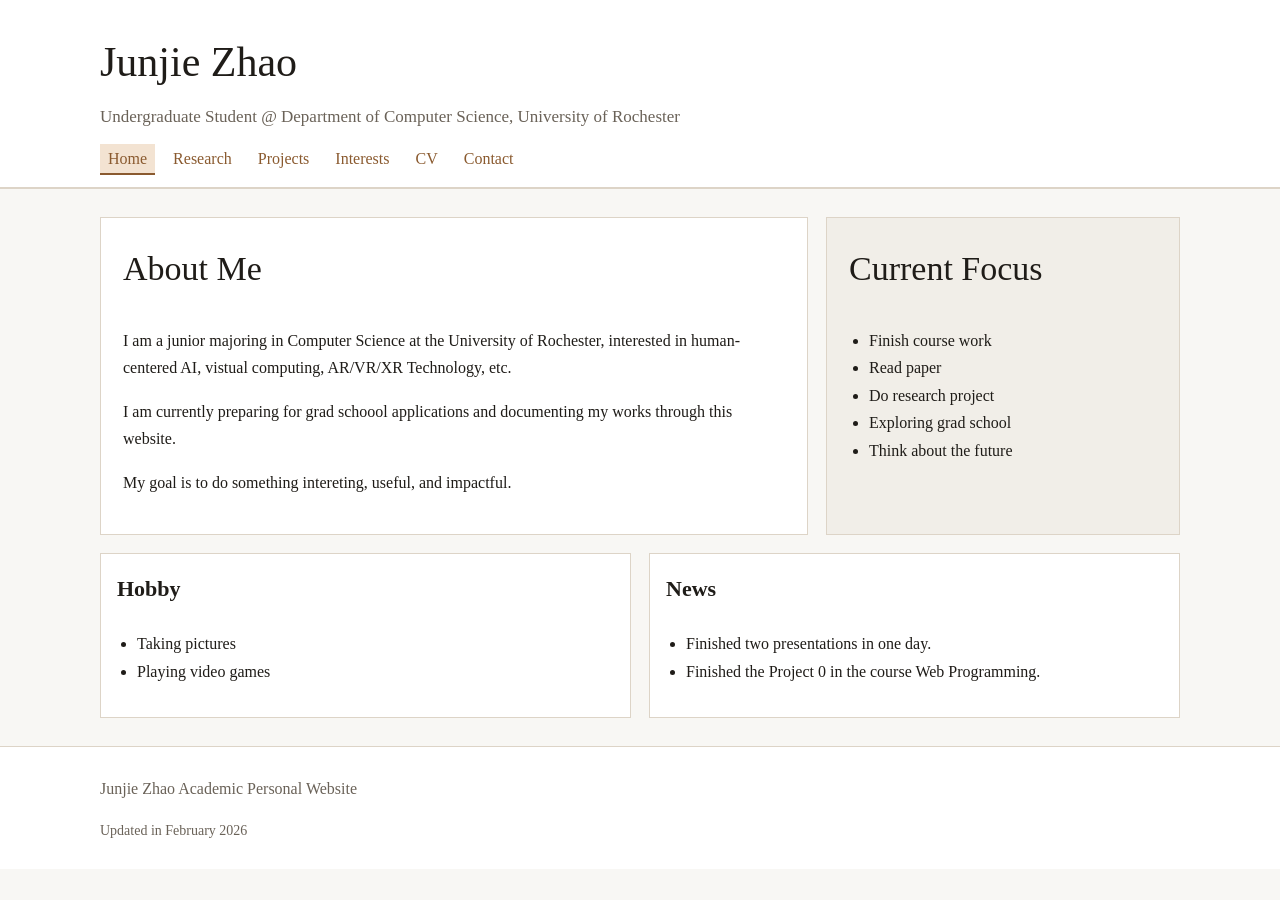
<file: index.html>
<!-- Programmer: Junjie Zhao
Email: jzhao58@u.rochester.edu -->


<!DOCTYPE html>
<html lang="en">
<head>
  <meta charset="UTF-8">
  <meta name="viewport" content="width=device-width, initial-scale=1.0">
  <title>Junjie Zhao | Academic Personal Website</title>
  <link rel="stylesheet" href="css/style.css">
  <script src="js/layout-loader.js" defer></script>
</head>
<body data-page="home">
  <div id="site-header"></div>

  <main class="container">
    <div class="hero">
      <article class="panel">
        <h2>About Me</h2>
        <p>
          I am a junior majoring in Computer Science at the University of Rochester, interested in human-centered AI, vistual computing, AR/VR/XR Technology, etc.
        </p>
        <p>
          I am currently preparing for grad schoool applications and documenting my works through this website.
        </p>
        <p>
          My goal is to do something intereting, useful, and impactful.
        </p>
      </article>
      <aside class="panel panel-soft">
        <h2>Current Focus</h2>
        <ul class="clean-list">
          <li>Finish course work</li>
          <li>Read paper</li>
          <li>Do research project</li>
          <li>Exploring grad school</li>
          <li>Think about the future</li>
        </ul>
      </aside>
    </div>

    <div class="grid-2">
      <article class="card">
        <h3>Hobby</h3>
        <ul class="clean-list">
          <li>Taking pictures</li>
          <li>Playing video games</li>
        </ul>
      </article>
      <article class="card">
        <h3>News</h3>
        <ul class="clean-list">
          <li>Finished two presentations in one day.</li>
          <li>Finished the Project 0 in the course Web Programming.</li>
        </ul>
      </article>
    </div>
  </main>

  <div id="site-footer"></div>
</body>
</html>
</file>
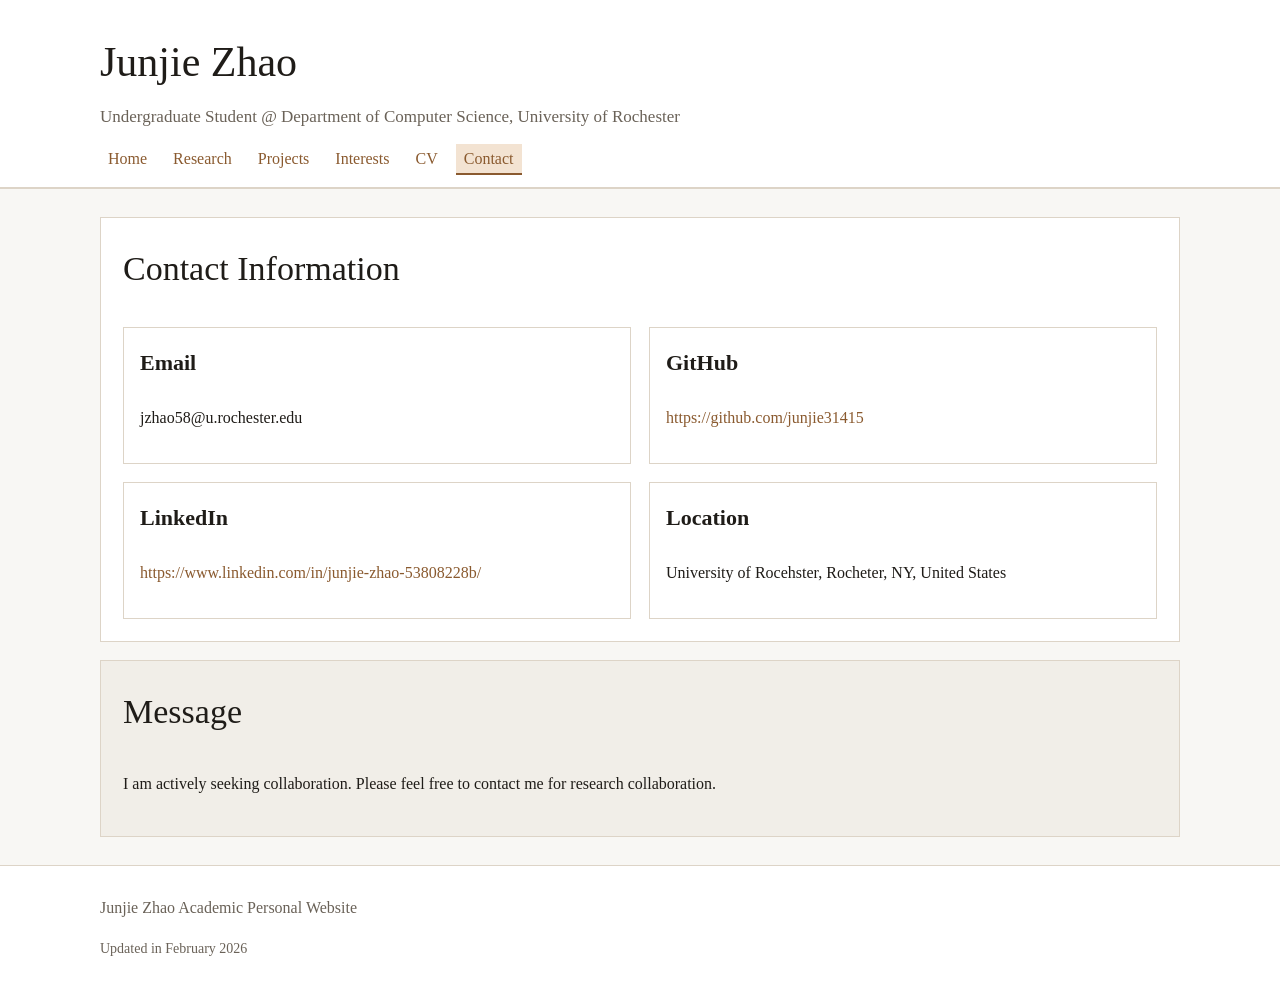
<file: contact.html>
<!-- Programmer: Junjie Zhao
Email: jzhao58@u.rochester.edu -->


<!DOCTYPE html>
<html lang="en">
<head>
  <meta charset="UTF-8">
  <meta name="viewport" content="width=device-width, initial-scale=1.0">
  <title>Contact | Junjie Zhao</title>
  <link rel="stylesheet" href="css/style.css">
  <script src="js/layout-loader.js" defer></script>
</head>
<body data-page="contact">
  <div id="site-header"></div>

  <main class="container">
    <section class="panel">
      <h2>Contact Information</h2>
      <div class="grid-2">
        <article class="card">
          <h3>Email</h3>
          <p>jzhao58@u.rochester.edu</p>
        </article>
        <article class="card">
          <h3>GitHub</h3>
          <a>https://github.com/junjie31415</a>
        </article>
        <article class="card">
          <h3>LinkedIn</h3>
          <a>https://www.linkedin.com/in/junjie-zhao-53808228b/</a>
        </article>
        <article class="card">
          <h3>Location</h3>
          <p>University of Rocehster, Rocheter, NY, United States</p>
        </article>
      </div>
    </section>

    <section class="panel panel-soft">
      <h2>Message</h2>
      <p>
        I am actively seeking collaboration. Please feel free to contact me for research collaboration.
      </p>
    </section>
  </main>

  <div id="site-footer"></div>
</body>
</html>
</file>
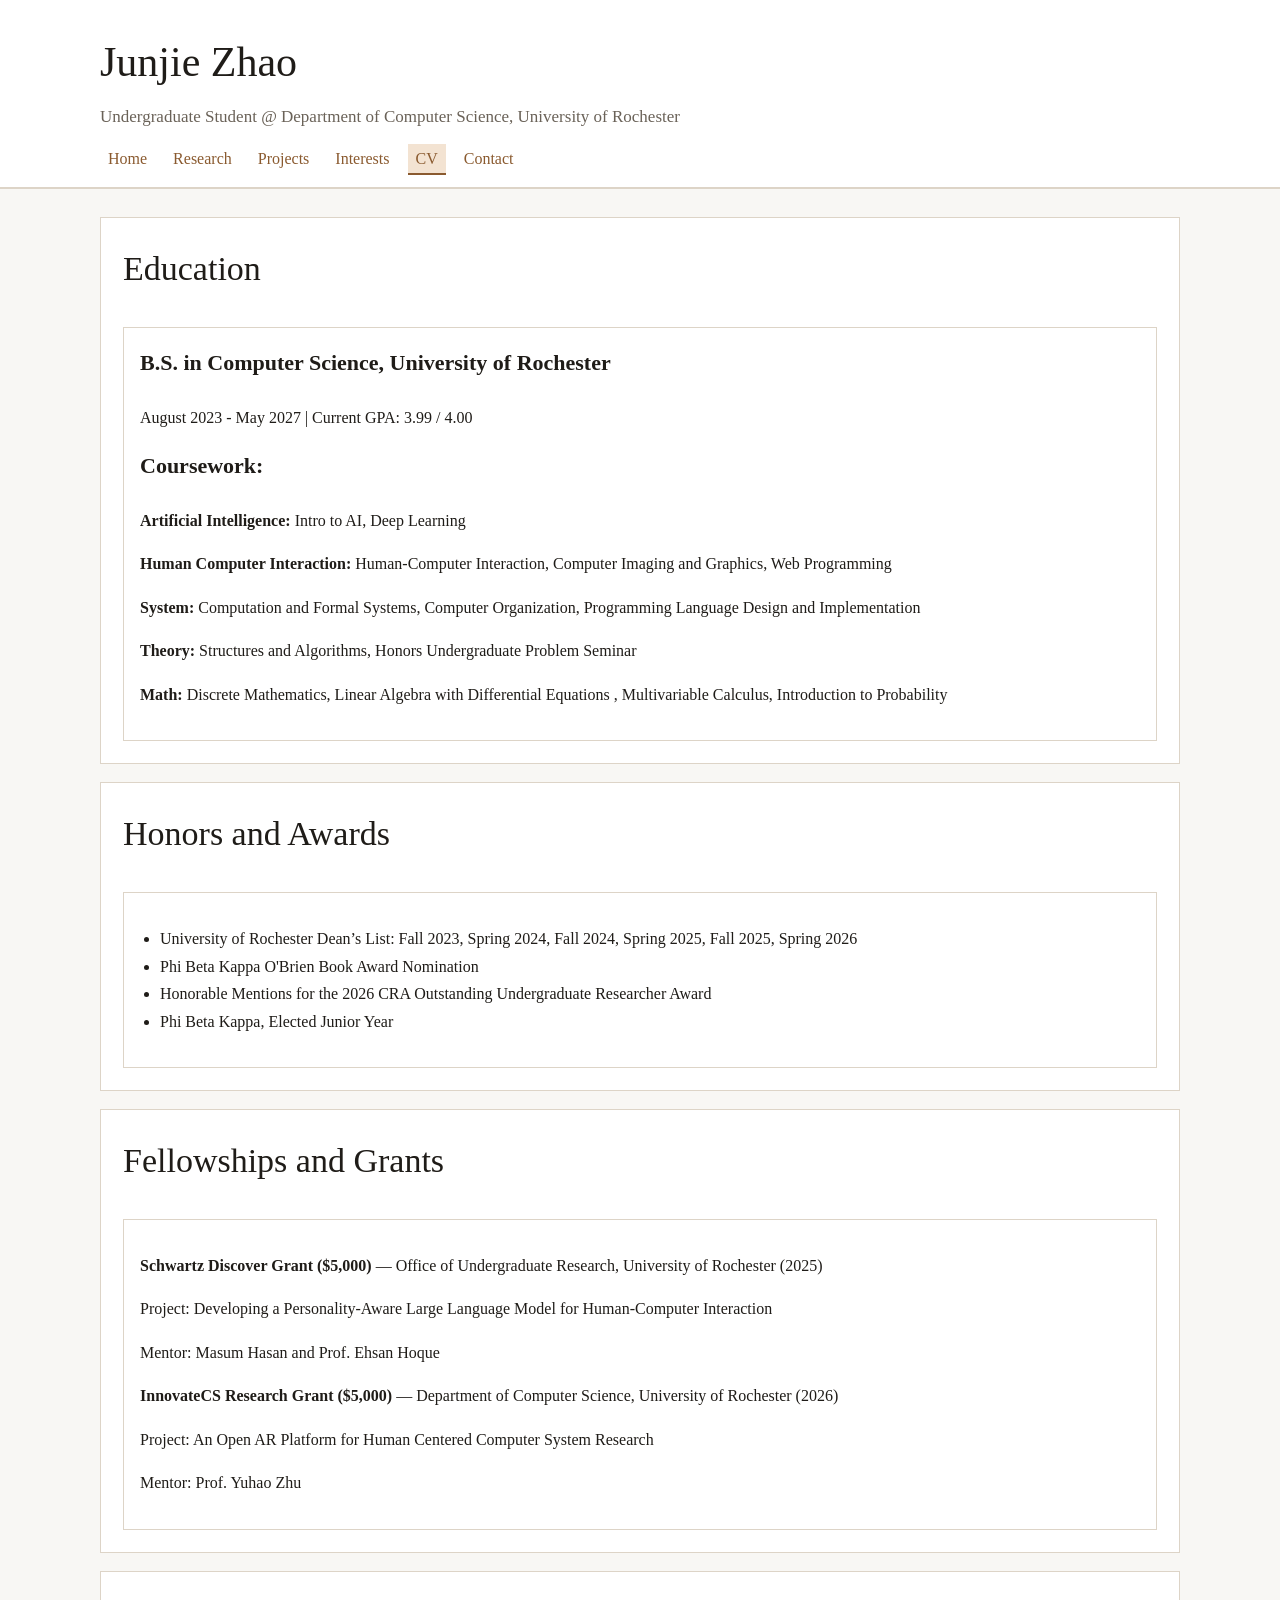
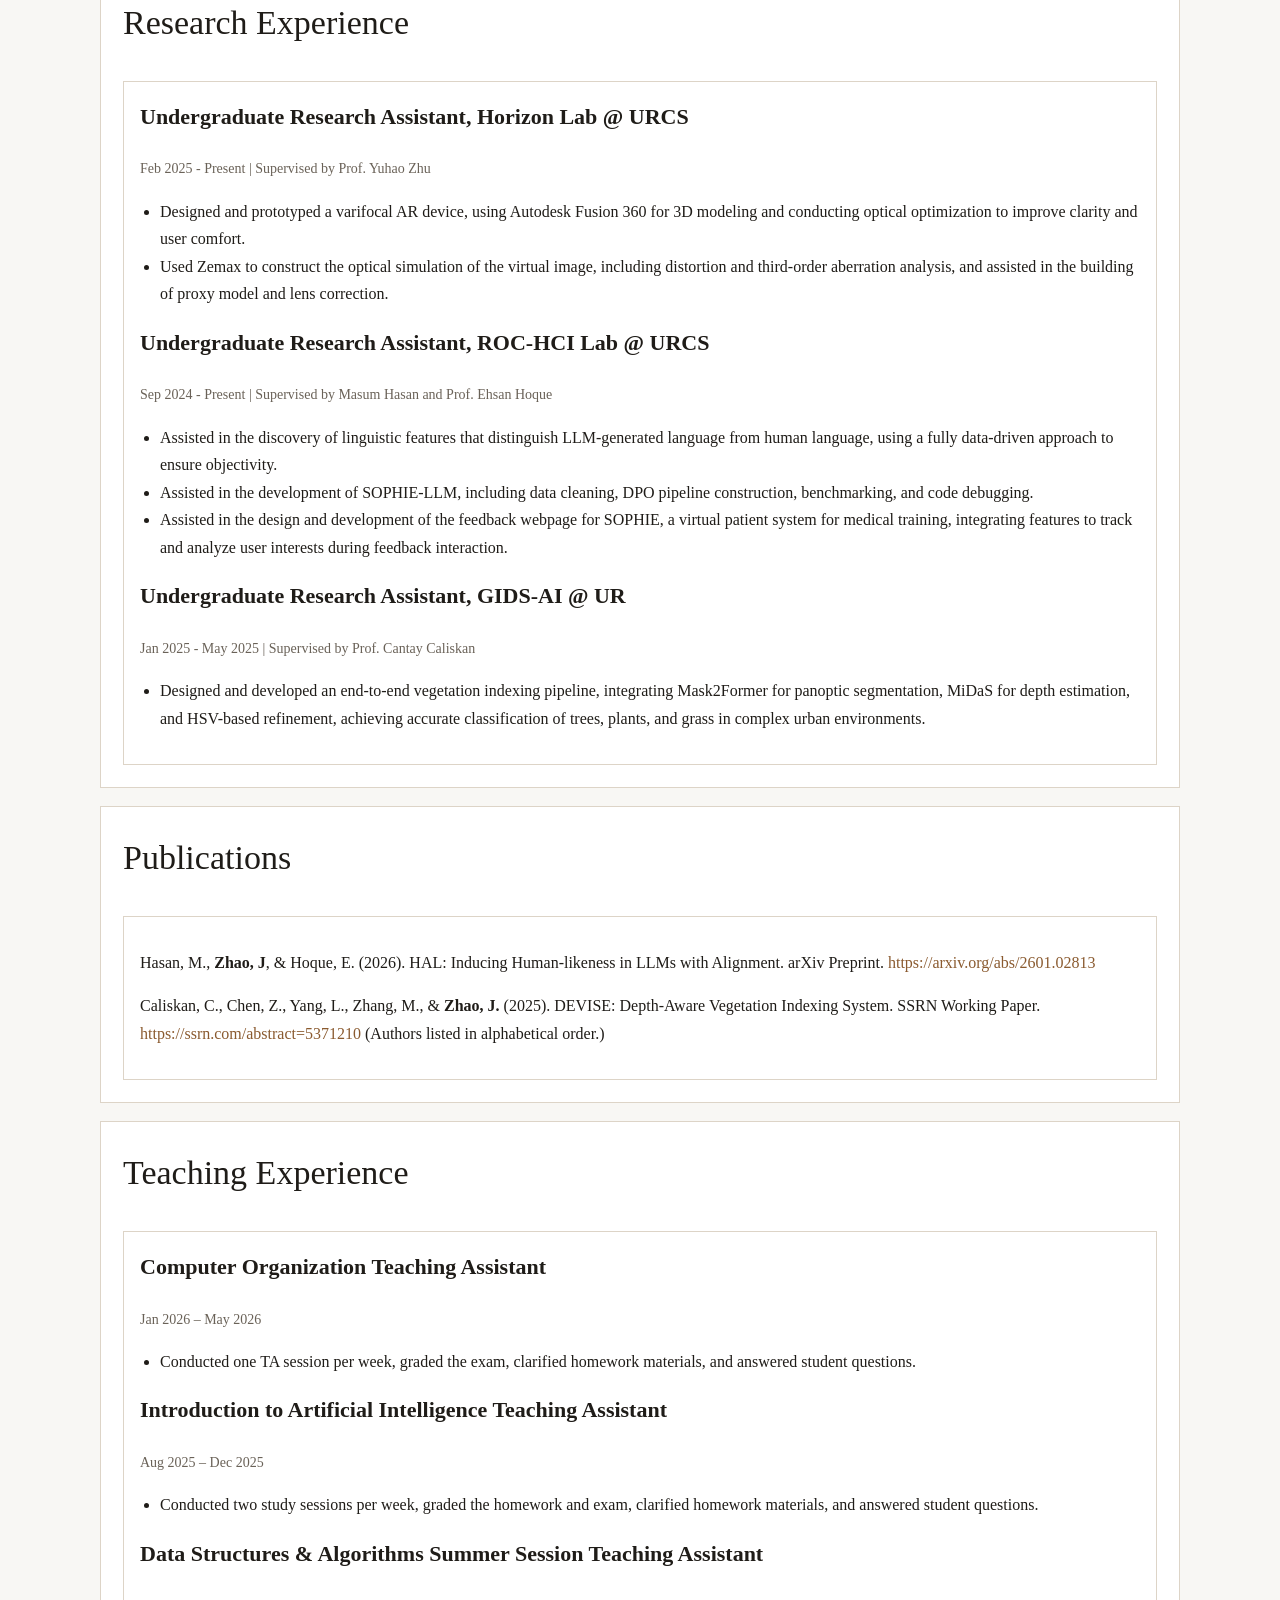
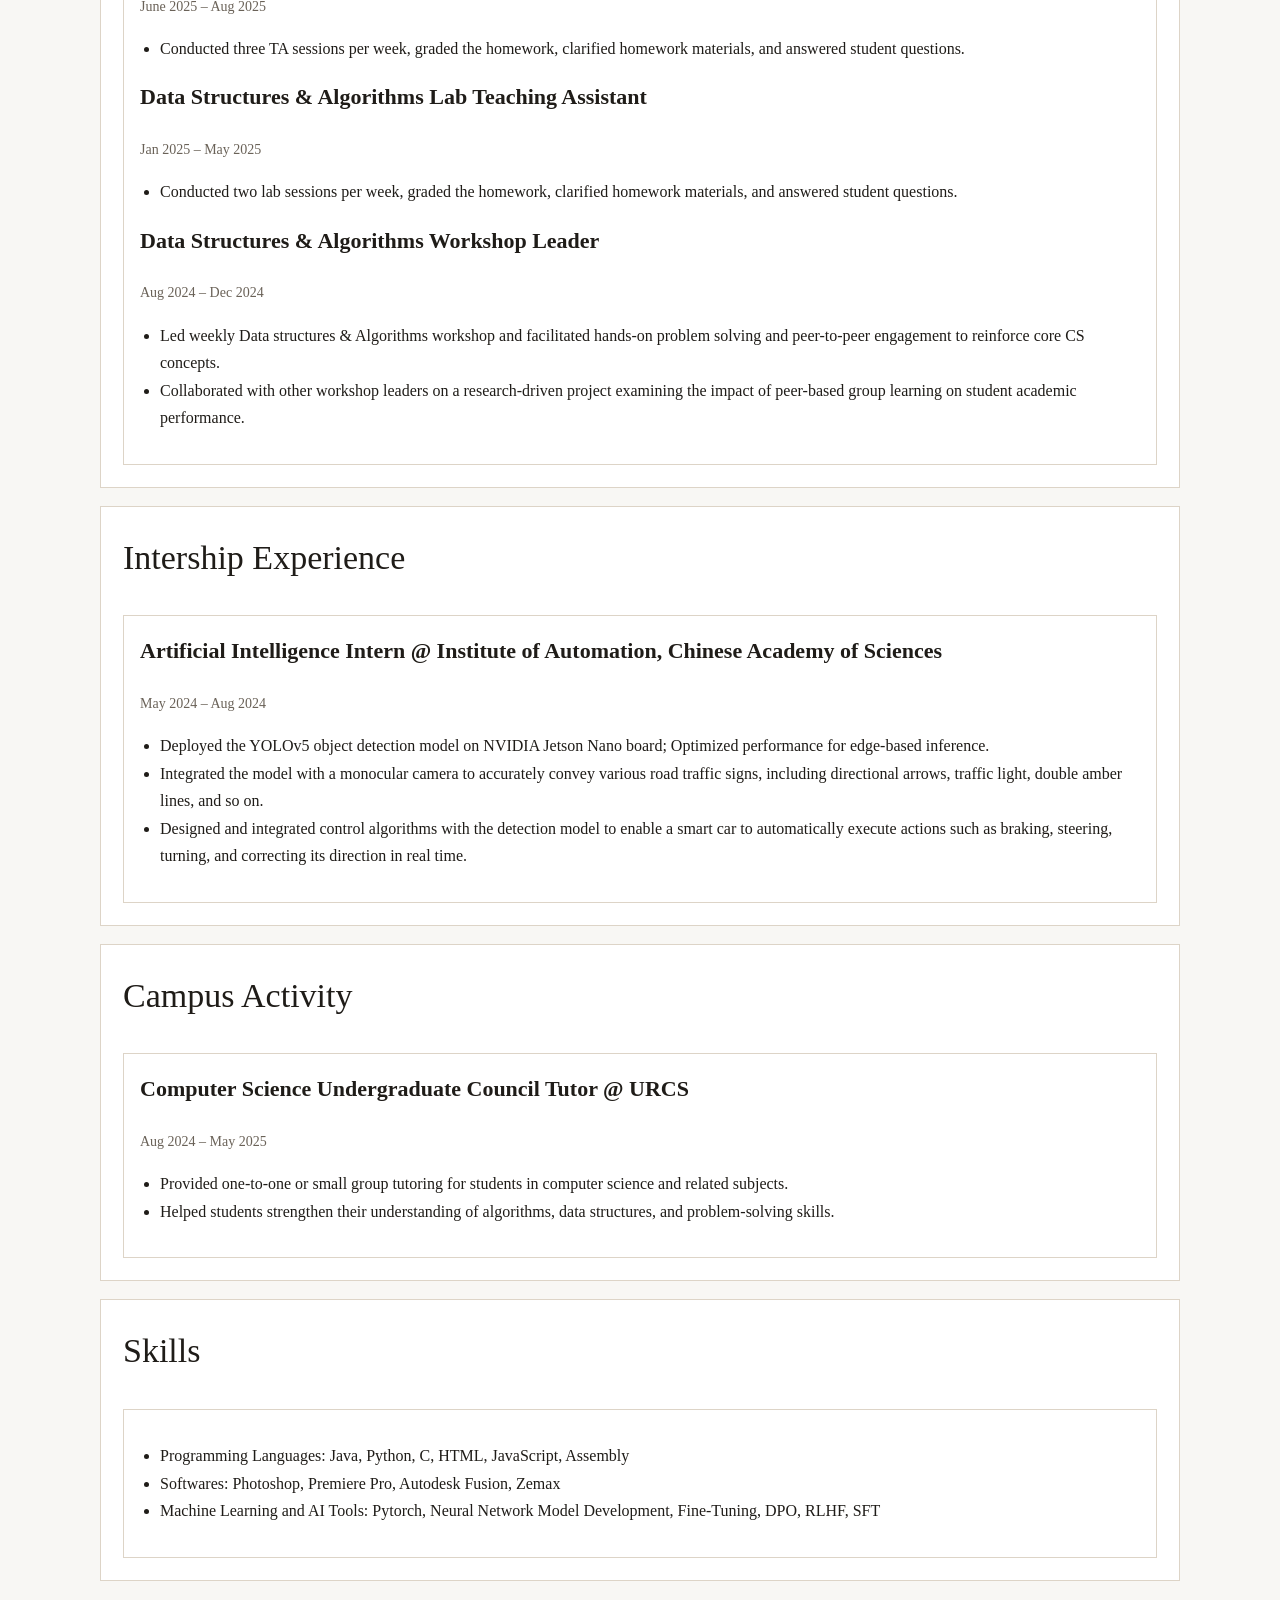
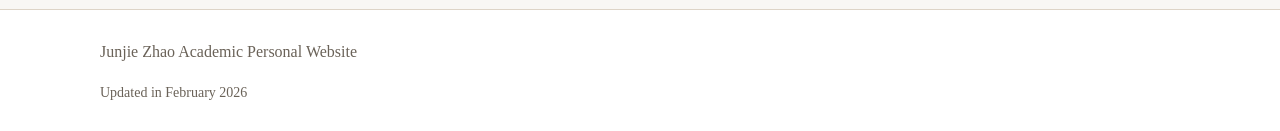
<file: cv.html>
<!-- Programmer: Junjie Zhao
Email: jzhao58@u.rochester.edu -->


<!DOCTYPE html>
<html lang="en">
<head>
  <meta charset="UTF-8">
  <meta name="viewport" content="width=device-width, initial-scale=1.0">
  <title>CV | Junjie Zhao</title>
  <link rel="stylesheet" href="css/style.css">
  <script src="js/layout-loader.js" defer></script>
</head>
<body data-page="cv">
  <div id="site-header"></div>

  <main class="container">
    <section class="panel">
      <h2>Education</h2>
      <div class="card">
        <h3>B.S. in Computer Science, University of Rochester</h3>
        <p>August 2023 - May 2027 | Current GPA: 3.99 / 4.00</p>
        <h3>Coursework:</h3>
        <p><strong>Artificial Intelligence:</strong> Intro to AI, Deep Learning</p>
        <p><strong>Human Computer Interaction:</strong> Human-Computer Interaction, Computer Imaging and Graphics, Web Programming</p>
        <p><strong>System:</strong> Computation and Formal Systems, Computer Organization, Programming Language Design
and Implementation</p>
        <p><strong>Theory:</strong> Structures and Algorithms, Honors Undergraduate Problem Seminar</p>
        <p><strong>Math:</strong> Discrete Mathematics, Linear Algebra with Differential Equations , Multivariable Calculus, Introduction to Probability</p>
        </div>
    </section>

    <section class="panel">
      <h2>Honors and Awards</h2>
      <div class="card">
        <ul class="clean-list">
          <li>University of Rochester Dean’s List: Fall 2023, Spring 2024, Fall 2024, Spring 2025, Fall 2025, Spring 2026</li>
          <li>Phi Beta Kappa O'Brien Book Award Nomination</li>
          <li>Honorable Mentions for the 2026 CRA Outstanding Undergraduate Researcher Award</li>
          <li>Phi Beta Kappa, Elected Junior Year</li>
        </ul>
      </div>
    </section>

    <section class="panel">
      <h2>Fellowships and Grants</h2>
      <div class="card">
        <p>
          <strong>Schwartz Discover Grant ($5,000)</strong> — Office of Undergraduate Research,
          University of Rochester (2025)
        </p>
        <p>
          Project: Developing a Personality-Aware Large Language Model for Human-Computer Interaction
        </p>
        <p>
          Mentor: Masum Hasan and Prof. Ehsan Hoque
        </p>
        <p>
          <strong>InnovateCS Research Grant ($5,000)</strong> — Department of Computer Science,
          University of Rochester (2026)
        </p>
        <p>
          Project: An Open AR Platform for Human Centered Computer System Research
        </p>
        <p>
          Mentor: Prof. Yuhao Zhu
        </p>
      </div>
    </section>

    <section class="panel">
      <h2>Research Experience</h2>
      <div class="card">
        <h3>Undergraduate Research Assistant, Horizon Lab @ URCS</h3>
        <p class="meta-line">Feb 2025 - Present | Supervised by Prof. Yuhao Zhu</p>
        <ul class="clean-list">
          <li>Designed and prototyped a varifocal AR device, using Autodesk Fusion 360 for 3D modeling and
conducting optical optimization to improve clarity and user comfort.</li>
          <li>Used Zemax to construct the optical simulation of the virtual image, including distortion and
third-order aberration analysis, and assisted in the building of proxy model and lens correction.</li>
        </ul>
        <h3>Undergraduate Research Assistant, ROC-HCI Lab @ URCS</h3>
        <p class="meta-line">Sep 2024 - Present | Supervised by Masum Hasan and Prof. Ehsan Hoque</p>
        <ul class="clean-list">
          <li>Assisted in the discovery of linguistic features that distinguish LLM-generated language from
human language, using a fully data-driven approach to ensure objectivity.</li>
          <li>Assisted in the development of SOPHIE-LLM, including data cleaning, DPO pipeline
construction, benchmarking, and code debugging.</li>
          <li>Assisted in the design and development of the feedback webpage for SOPHIE, a virtual patient
system for medical training, integrating features to track and analyze user interests during
feedback interaction.</li>
        </ul>
        <h3>Undergraduate Research Assistant, GIDS-AI @ UR</h3>
        <p class="meta-line">Jan 2025 - May 2025 | Supervised by Prof. Cantay Caliskan</p>
        <ul class="clean-list">
          <li>Designed and developed an end-to-end vegetation indexing pipeline, integrating Mask2Former for
panoptic segmentation, MiDaS for depth estimation, and HSV-based refinement, achieving
accurate classification of trees, plants, and grass in complex urban environments.</li>
        </ul>
      </div>
    </section>

     <section class="panel">
      <h2>Publications</h2>
      <div class="card">
        <p>Hasan, M., <strong>Zhao, J</strong>, & Hoque, E. (2026). HAL: Inducing Human-likeness in LLMs with Alignment.
arXiv Preprint. <a>https://arxiv.org/abs/2601.02813</a></p>
       <p>Caliskan, C., Chen, Z., Yang, L., Zhang, M., & <strong>Zhao, J.</strong> (2025). DEVISE: Depth-Aware Vegetation
Indexing System. SSRN Working Paper. <a>https://ssrn.com/abstract=5371210</a> (Authors listed in
alphabetical order.)</p>
       </div>
    </section>
    
    <section class="panel">
      <h2>Teaching Experience</h2>
      <div class="card">
        <h3>Computer Organization Teaching Assistant</h3>
        <p class="meta-line">Jan 2026 – May 2026</p>
        <ul class="clean-list">
          <li>Conducted one TA session per week, graded the exam, clarified homework materials, and
answered student questions.</li>
        </ul>
        <h3>Introduction to Artificial Intelligence Teaching Assistant</h3>
        <p class="meta-line">Aug 2025 – Dec 2025</p>
        <ul class="clean-list">
          <li>Conducted two study sessions per week, graded the homework and exam, clarified homework
materials, and answered student questions.</li>
        </ul>
        <h3>Data Structures & Algorithms Summer Session Teaching Assistant</h3>
        <p class="meta-line">June 2025 – Aug 2025</p>
        <ul class="clean-list">
          <li>Conducted three TA sessions per week, graded the homework, clarified homework materials, and
answered student questions.</li>
        </ul>
        <h3>Data Structures & Algorithms Lab Teaching Assistant</h3>
        <p class="meta-line">Jan 2025 – May 2025</p>
        <ul class="clean-list">
          <li>Conducted two lab sessions per week, graded the homework, clarified homework materials, and
answered student questions.</li>
        </ul>
        <h3>Data Structures & Algorithms Workshop Leader</h3>
        <p class="meta-line">Aug 2024 – Dec 2024</p>
        <ul class="clean-list">
          <li>Led weekly Data structures & Algorithms workshop and facilitated hands-on problem solving and
peer-to-peer engagement to reinforce core CS concepts.</li>
          <li>Collaborated with other workshop leaders on a research-driven project examining the impact of
peer-based group learning on student academic performance.</li>
        </ul>
      </div>
    </section>

    <section class="panel">
      <h2>Intership Experience</h2>
      <div class="card">
        <h3>Artificial Intelligence Intern @ Institute of Automation, Chinese Academy of Sciences</h3>
        <p class="meta-line">May 2024 – Aug 2024</p>
        <ul class="clean-list">
          <li>Deployed the YOLOv5 object detection model on NVIDIA Jetson Nano board; Optimized
performance for edge-based inference.</li>
          <li>Integrated the model with a monocular camera to accurately convey various road traffic signs,
including directional arrows, traffic light, double amber lines, and so on.</li>
          <li>Designed and integrated control algorithms with the detection model to enable a smart car to
automatically execute actions such as braking, steering, turning, and correcting its direction in real
time.</li>
        </ul>
      </div>
    </section>

    <section class="panel">
      <h2>Campus Activity</h2>
      <div class="card">
        <h3>Computer Science Undergraduate Council Tutor @ URCS</h3>
        <p class="meta-line">Aug 2024 – May 2025</p>
        <ul class="clean-list">
          <li>Provided one-to-one or small group tutoring for students in computer science and related subjects.</li>
          <li>Helped students strengthen their understanding of algorithms, data structures, and
problem-solving skills.</li>
        </ul>
      </div>
    </section>

    <section class="panel">
      <h2>Skills</h2>
      <div class="card">
        <ul class="clean-list">
          <li>Programming Languages: Java, Python, C, HTML, JavaScript, Assembly</li>
          <li>Softwares: Photoshop, Premiere Pro, Autodesk Fusion, Zemax</li>
          <li>Machine Learning and AI Tools: Pytorch, Neural Network Model Development, Fine-Tuning,
  DPO, RLHF, SFT</li>
        </ul>
      </div>
    </section>
  </main>

  <div id="site-footer"></div>
</body>
</html>
</file>
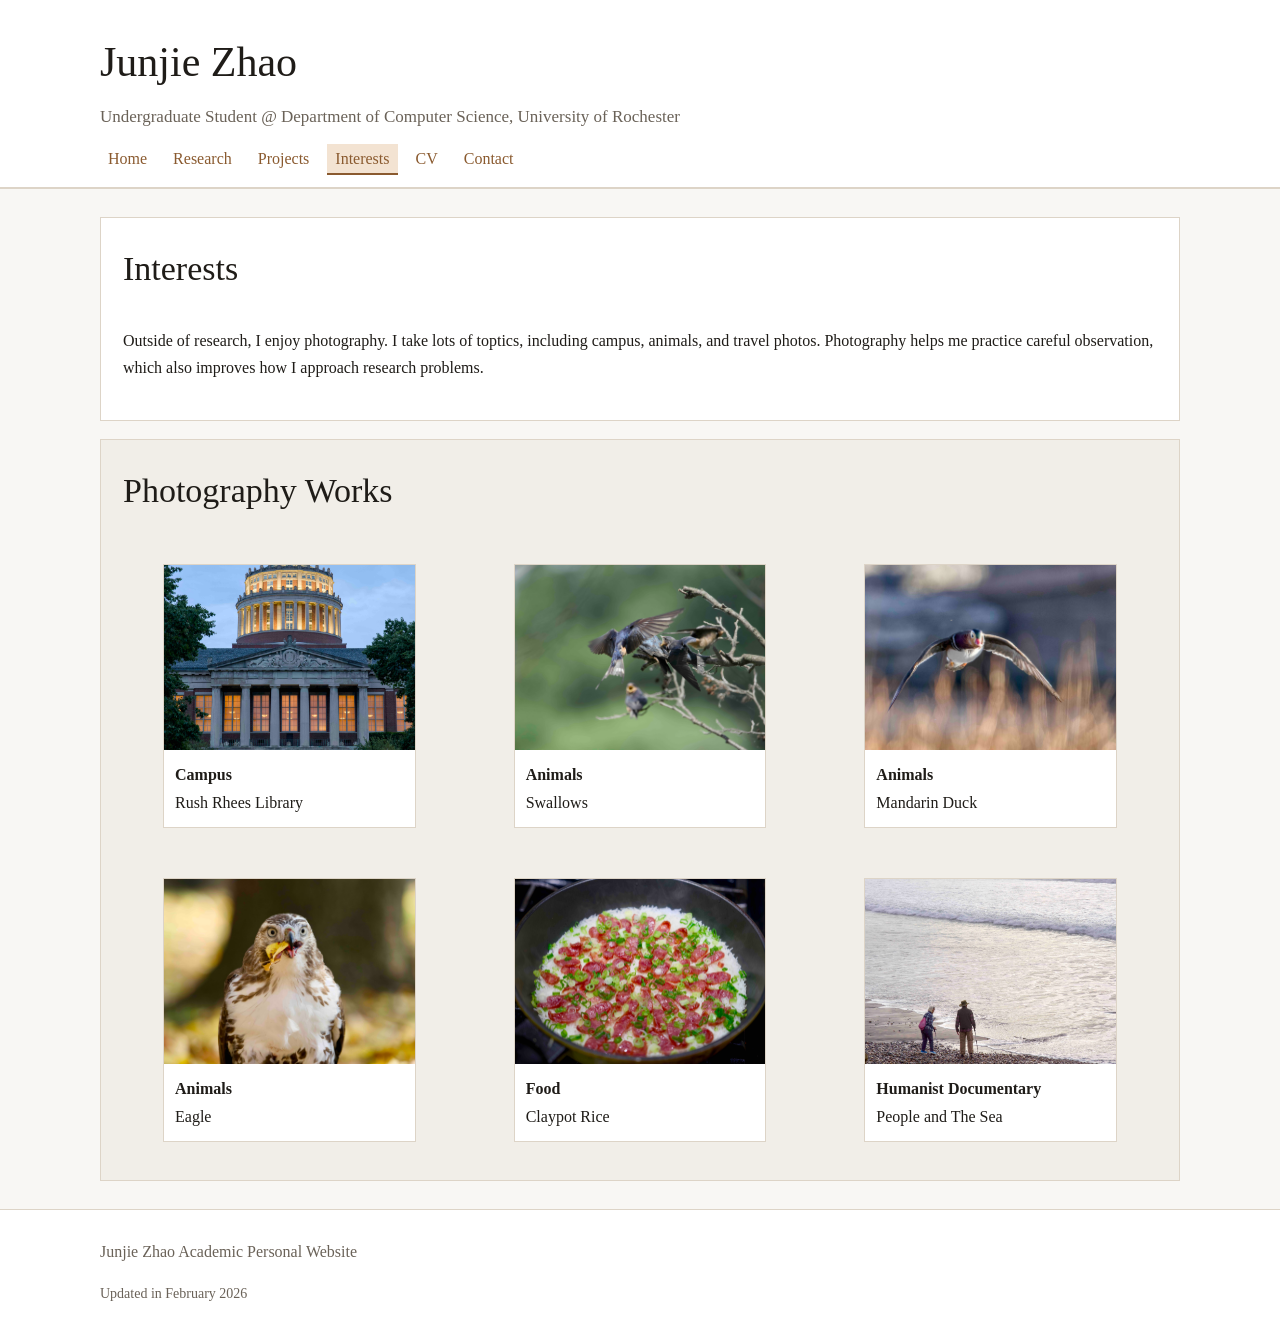
<file: interests.html>
<!-- Programmer: Junjie Zhao
Email: jzhao58@u.rochester.edu -->


<!DOCTYPE html>
<html lang="en">
<head>
  <meta charset="UTF-8">
  <meta name="viewport" content="width=device-width, initial-scale=1.0">
  <title>Interests | Junjie Zhao</title>
  <link rel="stylesheet" href="css/style.css">
  <script src="js/layout-loader.js" defer></script>
</head>
<body data-page="interests">
  <div id="site-header"></div>

  <main class="container">
    <section class="panel">
      <h2>Interests</h2>
      <p>
        Outside of research, I enjoy photography. I take lots of toptics, including campus, animals, and travel photos.
        Photography helps me practice careful observation, which also improves how I approach research problems.
      </p>
    </section>

    <section class="panel panel-soft">
      <h2>Photography Works</h2>
      <div class="grid-3">
        <figure class="photo">
          <img src="images/ZJJ0081.jpg" alt="Campus Building">
          <figcaption>
            <strong>Campus</strong><br>
            Rush Rhees Library
          </figcaption>
        </figure>
        <figure class="photo">
          <img src="images/ZJJ0034.jpg" alt="Wild Animals">
          <figcaption>
            <strong>Animals</strong><br>
            Swallows
          </figcaption>
        </figure>
        <figure class="photo">
          <img src="images/ZJJ1300.jpg" alt="Wild Animals">
          <figcaption>
            <strong>Animals</strong><br>
            Mandarin Duck
          </figcaption>
        </figure>
        <figure class="photo">
          <img src="images/ZJJ0244.jpg" alt="Wild Animals">
          <figcaption>
            <strong>Animals</strong><br>
            Eagle
          </figcaption>
        </figure>
        <figure class="photo">
          <img src="images/ZJJ0022.jpg" alt="Food">
          <figcaption>
            <strong>Food</strong><br>
            Claypot Rice
          </figcaption>
        </figure>
        <figure class="photo">
          <img src="images/ZJJ0085.jpg" alt="Sea">
          <figcaption>
            <strong>Humanist Documentary</strong><br>
            People and The Sea
          </figcaption>
        </figure>
      </div>
    </section>
  </main>

  <div id="site-footer"></div>
</body>
</html>
</file>
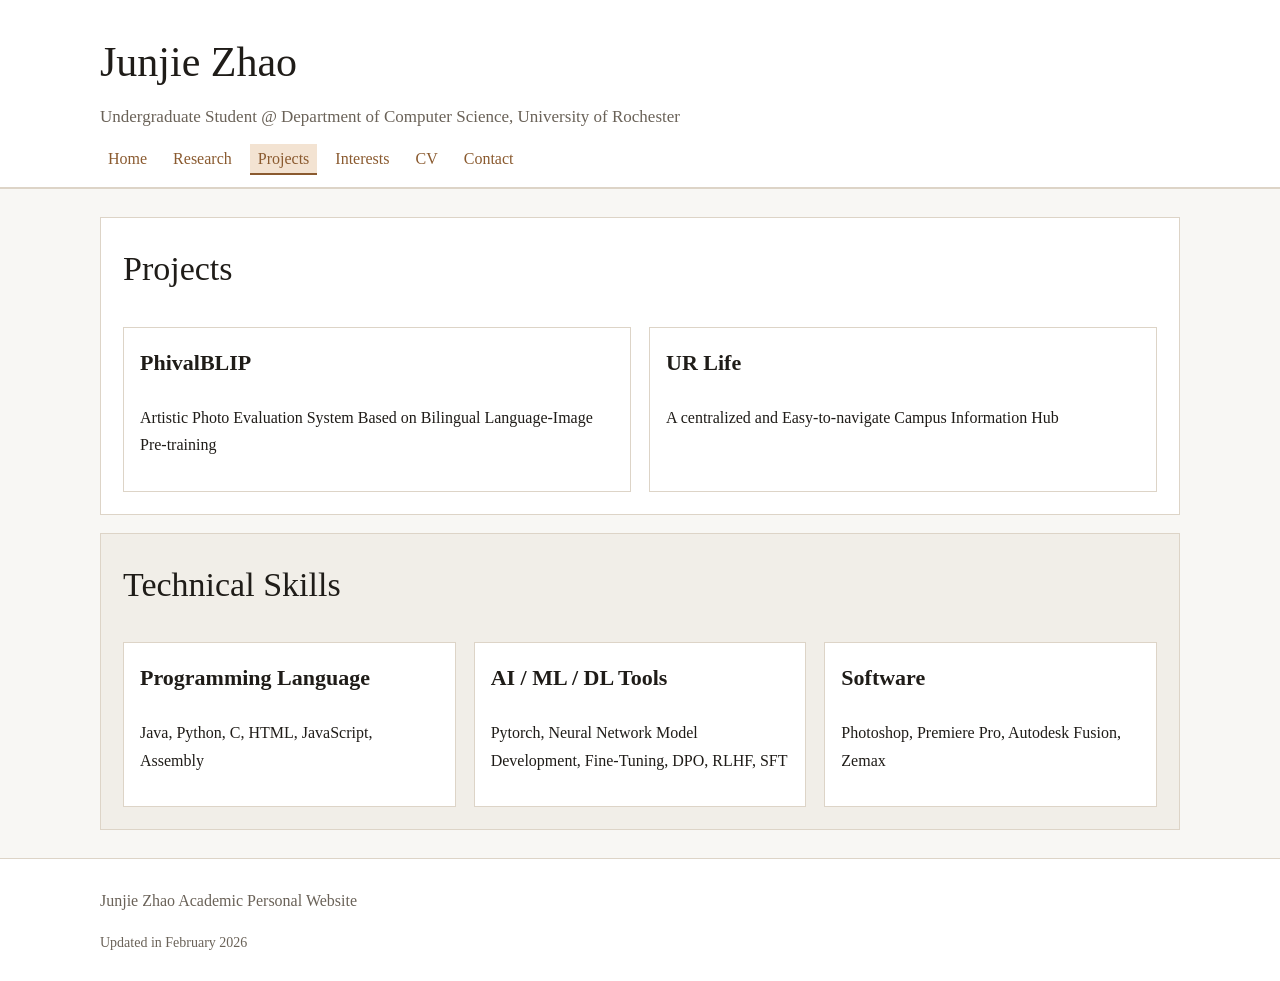
<file: projects.html>
<!-- Programmer: Junjie Zhao
Email: jzhao58@u.rochester.edu -->


<!DOCTYPE html>
<html lang="en">
<head>
  <meta charset="UTF-8">
  <meta name="viewport" content="width=device-width, initial-scale=1.0">
  <title>Projects | Junjie Zhao</title>
  <link rel="stylesheet" href="css/style.css">
  <script src="js/layout-loader.js" defer></script>
</head>
<body data-page="projects">
  <div id="site-header"></div>

  <main class="container">
    <section class="panel">
      <h2>Projects</h2>
      <div class="grid-2">
        <article class="card">
          <h3>PhivalBLIP</h3>
          <p>Artistic Photo Evaluation System Based on Bilingual Language-Image Pre-training</p>
        </article>
        <article class="card">
          <h3>UR Life</h3>
          <p>A centralized and Easy-to-navigate Campus Information Hub</p>
        </article>
      </div>
    </section>

    <section class="panel panel-soft">
      <h2>Technical Skills</h2>
      <div class="grid-3">
        <article class="card">
          <h3>Programming Language</h3>
          <p>Java, Python, C, HTML, JavaScript, Assembly</p>
        </article>
        <article class="card">
          <h3>AI / ML / DL Tools</h3>
          <p>Pytorch, Neural Network Model Development, Fine-Tuning, DPO, RLHF, SFT</p>
        </article>
        <article class="card">
          <h3>Software</h3>
          <p>Photoshop, Premiere Pro, Autodesk Fusion, Zemax</p>
        </article>
      </div>
    </section>
  </main>

  <div id="site-footer"></div>
</body>
</html>
</file>
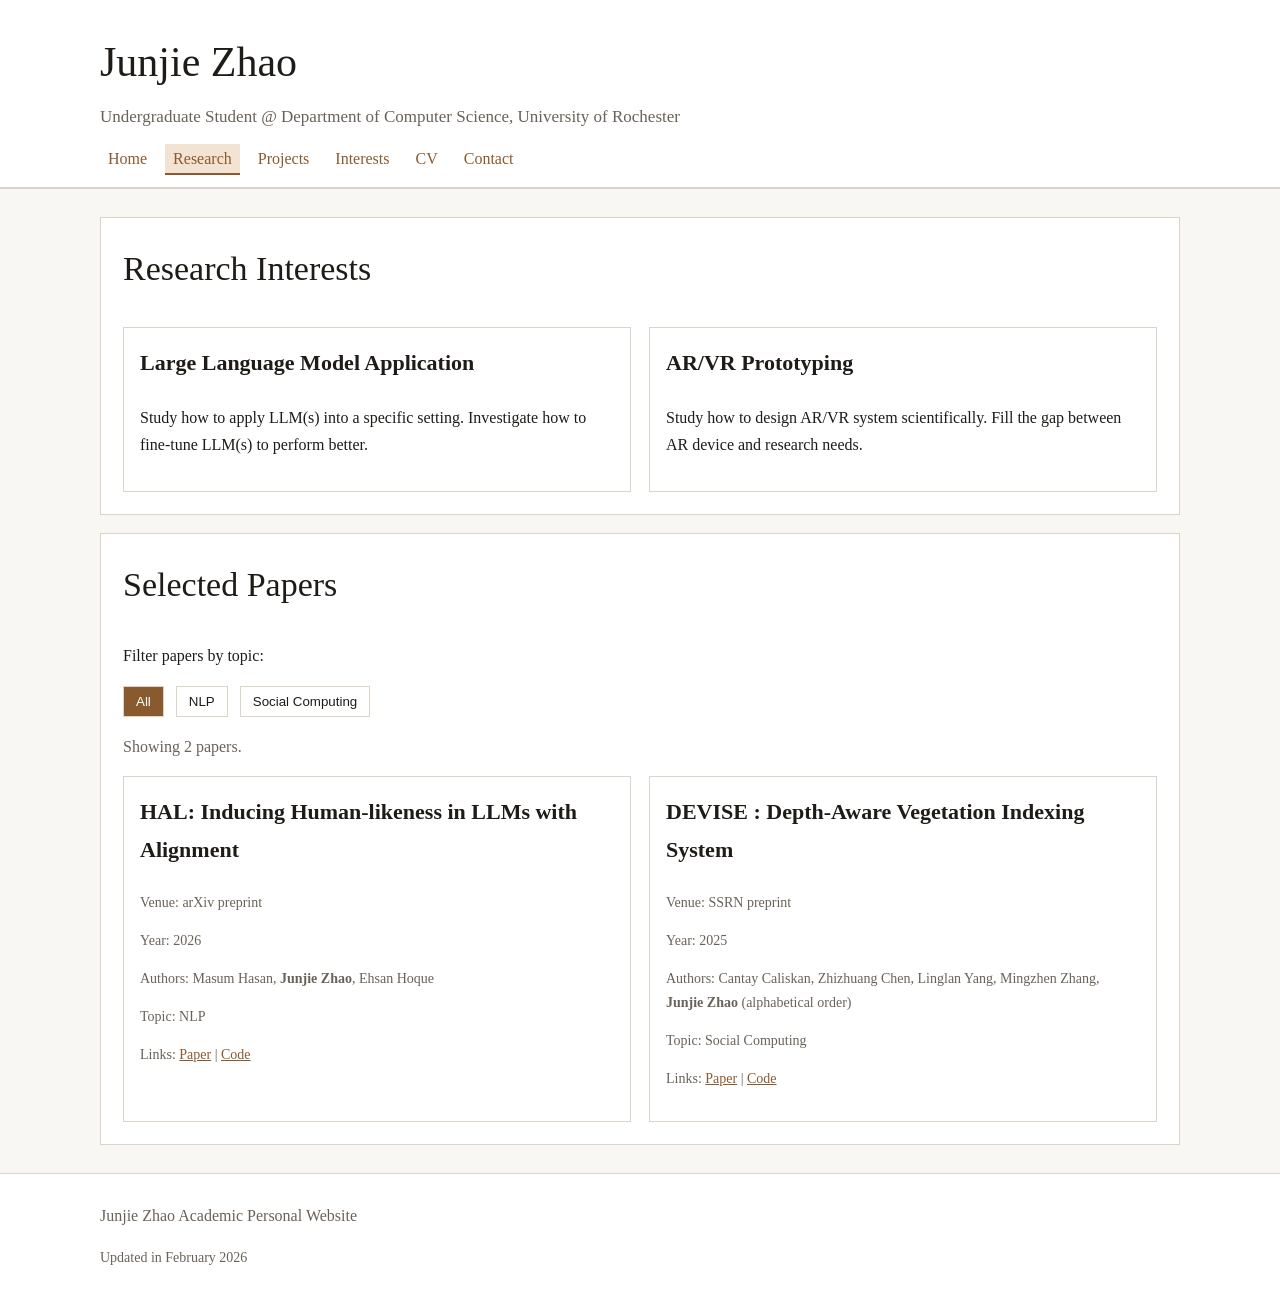
<file: research.html>
<!-- Programmer: Junjie Zhao
Email: jzhao58@u.rochester.edu -->


<!DOCTYPE html>
<html lang="en">
<head>
  <meta charset="UTF-8">
  <meta name="viewport" content="width=device-width, initial-scale=1.0">
  <title>Research | Junjie Zhao</title>
  <link rel="stylesheet" href="css/style.css">
  <script src="js/layout-loader.js" defer></script>
  <script src="js/research-filter.js" defer></script>
</head>
<body data-page="research">
  <div id="site-header"></div>

  <main class="container">
    <section class="panel">
      <h2>Research Interests</h2>
      <div class="grid-2">
        <article class="card">
          <h3>Large Language Model Application</h3>
          <p>Study how to apply LLM(s) into a specific setting. Investigate how to fine-tune LLM(s) to perform better.</p>
        </article>
        <article class="card">
          <h3>AR/VR Prototyping</h3>
          <p>Study how to design AR/VR system scientifically. Fill the gap between AR device and research needs.</p>
        </article>
      </div>
    </section>

    <section class="panel">
      <h2>Selected Papers</h2>
      <p>Filter papers by topic:</p>

      <div class="filter-controls">
        <button type="button" class="filter-button active" data-topic="all">All</button>
        <button type="button" class="filter-button" data-topic="nlp">NLP</button>
        <button type="button" class="filter-button" data-topic="social computing">Social Computing</button>
      </div>

      <p id="result-count" class="result-note">Showing 2 papers.</p>

      <div class="grid-2">
        <article class="card paper-item" data-topic="nlp">
          <h3>HAL: Inducing Human-likeness in LLMs with Alignment</h3>
          <p class="meta-line">Venue: arXiv preprint</p>
          <p class="meta-line">Year: 2026</p>
          <p class="meta-line">Authors: Masum Hasan, <strong>Junjie Zhao</strong>, Ehsan Hoque</p>
          <p class="meta-line">Topic: NLP</p>
          <p class="meta-line">Links: <a href="https://arxiv.org/abs/2601.02813" target="_blank" rel="noopener noreferrer">Paper</a> | <a href="https://github.com/ROC-HCI/hal" target="_blank" rel="noopener noreferrer">Code</a></p>
        </article>
        <article class="card paper-item" data-topic="social computing">
          <h3>DEVISE : Depth-Aware Vegetation Indexing System</h3>
          <p class="meta-line">Venue: SSRN preprint</p>
          <p class="meta-line">Year: 2025</p>
          <p class="meta-line">Authors: Cantay Caliskan, Zhizhuang Chen, Linglan Yang, Mingzhen Zhang, <strong>Junjie Zhao</strong> (alphabetical order)</p>
          <p class="meta-line">Topic: Social Computing</p>
          <p class="meta-line">Links: <a href="https://papers.ssrn.com/sol3/papers.cfm?abstract_id=5371210#paper-references-widget" target="_blank" rel="noopener noreferrer">Paper</a> | <a href="https://github.com/NNyarlathotep/DEVISE" target="_blank" rel="noopener noreferrer">Code</a></p>
        </article>
      </div>
    </section>
  </main>

  <div id="site-footer"></div>
</body>
</html>
</file>
<file: css/style.css>
/* Programmer: Junjie Zhao
Email: jzhao58@u.rochester.edu */


body {
  margin: 0;
  font-family: Georgia, "Times New Roman", serif;
  color: #1f1c18;
  background: #f8f7f4;
  line-height: 1.72;
}

a { color: #8a5a2f; }

.site-header {
  border-bottom: 2px solid #ddd4c7;
  background: #fff;
}

.container {
  width: 1080px;
  margin: 0 auto;
}

.topbar {
  padding: 26px 0 14px;
}

.brand h1 {
  margin: 0;
  font-size: 42px;
  font-weight: 500;
}

.brand p {
  margin: 4px 0 14px;
  color: #6a6258;
  font-size: 17px;
}

.site-nav ul { 
  list-style: none; 
  margin: 0; 
  padding: 0; 
}

.site-nav li { 
  display: inline-block; 
  margin-right: 6px; 
}

.site-nav a {
  text-decoration: none;
  color: #8a5a2f;
  border-bottom: 2px solid transparent;
  padding: 6px 8px;
}

.site-nav a:hover, .site-nav a:focus { 
  border-bottom-color: #8a5a2f; 
}

.site-nav a.active {
  background: #f3e3d2;
  border-bottom-color: #8a5a2f;
}

main {
  padding: 28px 0;
}

main > section + section {
  margin-top: 18px;
}

.hero {
  display: grid;
  grid-template-columns: 2fr 1fr;
  gap: 18px;
  margin-bottom: 18px;
}

.panel {
  background: #ffffff;
  border: 1px solid #ddd4c7;
  padding: 22px;
}

.panel-soft { 
  background: #f1eee8; 
}

h2 {
  margin-top: 0;
  font-size: 34px;
  font-weight: 500;
}

h3 { margin-top: 0; font-size: 22px; }

.grid-2 { display: grid; 
  grid-template-columns: 1fr 1fr; 
  gap: 18px; 
}
.grid-3 { display: grid; 
  grid-template-columns: 1fr 1fr 1fr; 
  gap: 18px; 
}

.card {
  background: #fff;
  border: 1px solid #ddd4c7;
  padding: 16px;
}

.clean-list { 
  padding-left: 20px; 
}

.meta-line { 
  color: #6a6258; 
  font-size: 14px; 
}

.filter-controls { 
  margin: 10px 0; 
}

.filter-button {
  border: 1px solid #ddd4c7;
  background: #fff;
  color: #1f1c18;
  padding: 7px 12px;
  margin-right: 8px;
  cursor: pointer;
}

.filter-button.active {
  background: #8a5a2f;
  color: #fff;
}

.result-note { 
  color: #6a6258;
}

.paper-item.hidden {
   display: none; 
}

.photo {
  border: 1px solid #ddd4c7;
  background: #fff;
}
.photo img {
  width: 100%;
  height: 185px;
  object-fit: cover;
  display: block;
}
.photo figcaption { padding: 11px; }

.site-footer {
  border-top: 1px solid #ddd4c7;
  background: #fff;
  color: #6a6258;
  padding: 12px 0;
}
</file>
